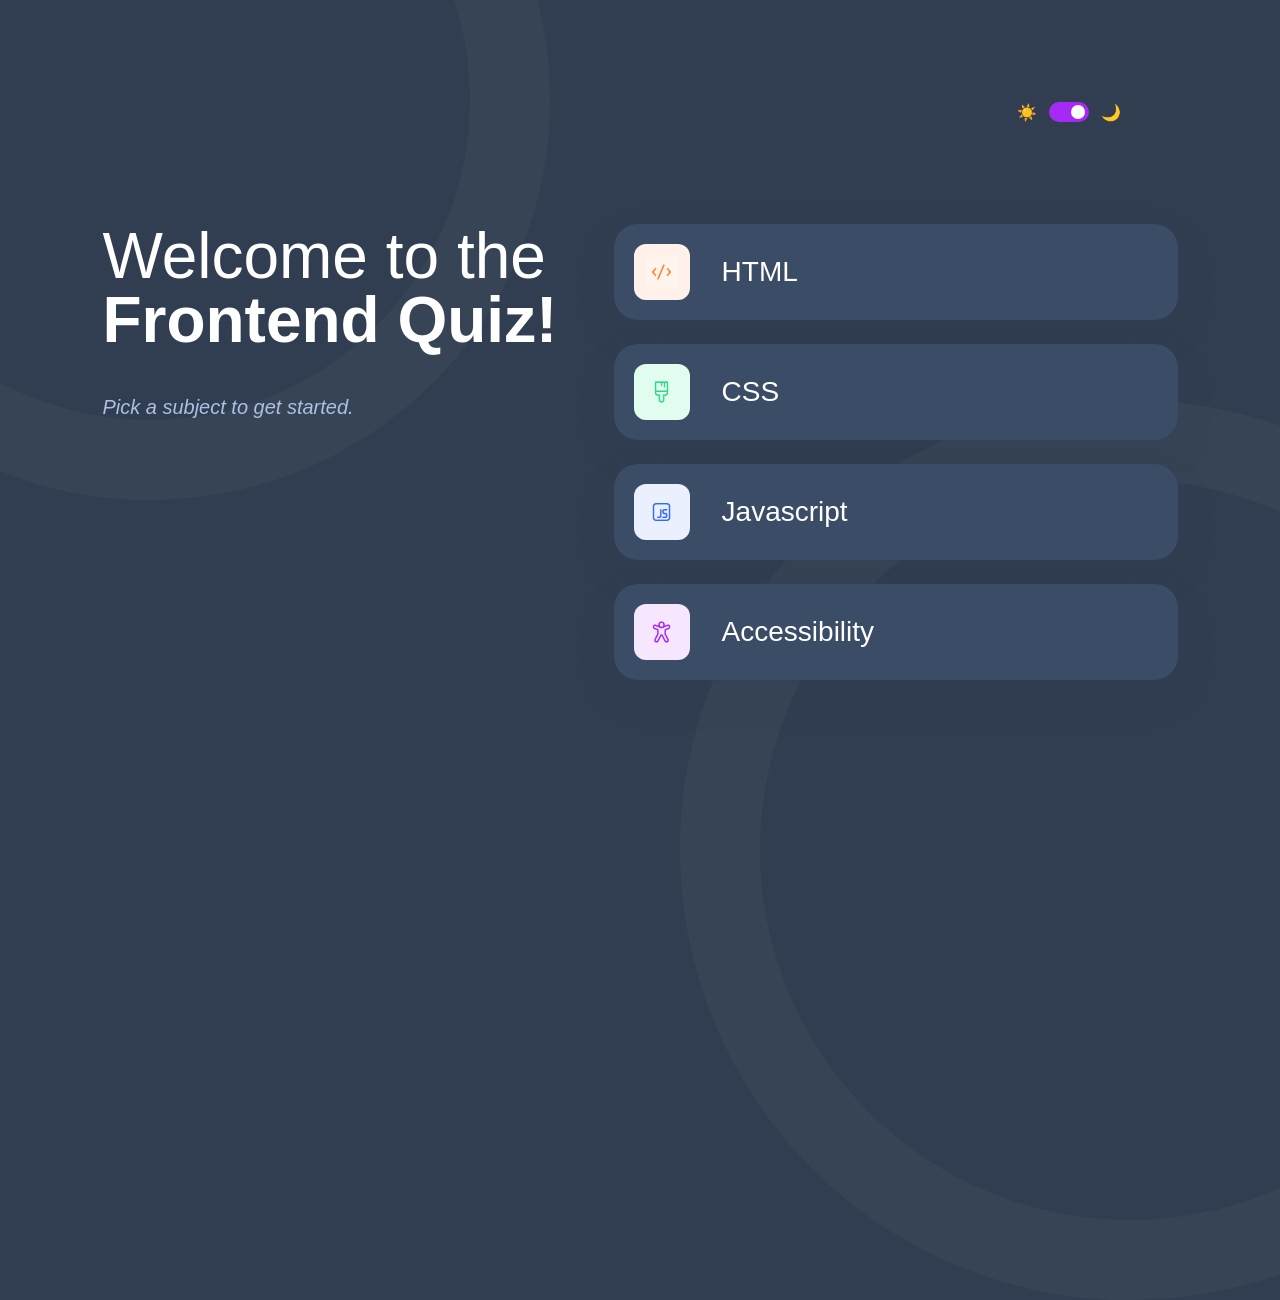
<file: index.html>
<!DOCTYPE html>
<html lang="en">

<head>
    <audio autoplay loop hidden>
        <source src="./music/quiz-music-Game-Music .mp3" type="audio/mpeg">
    </audio>
    <meta charset="UTF-8">
    <meta name="viewport" content="width=device-width, initial-scale=1.0">
    <title>Quiz</title>
    <link rel="stylesheet" href="quiz.css">
</head>

<body>


    <div class="circle circle-top"></div>
    <div class="circle circle-bottom"></div>

    <header class="main-header">
        <div class="subject-info">
            <div class="subject-icon" id="subject-icon"></div>
            <span id="subject-title"></span>
        </div>
        <div class="theme-toggle">
            <span>☀️</span>
            <div class="switch">
                <div class="ball"></div>
            </div>
            <span>🌙</span>
        </div>
    </header>

    <main class="container">
        <div class="hero-text">
            <h1>Welcome to the <br><span class="bold-text">Frontend Quiz!</span></h1>
            <p class="subtitle">Pick a subject to get started.</p>
        </div>

        <div class="menu">

            <a href="./quiz-html-questions.html" class="item">
                <div class="box html">
                    <img src="./assets/asset1.png" alt="HTML Icon">
                </div>
                <span>HTML</span>
            </a>

            <a href="./quiz-css-questions.html" class="item">
                <div class="box css">
                    <img src="./assets/asset2.png" alt="CSS Icon">
                </div>
                <span>CSS</span>
            </a>

            <a href="./quiz-js-questions.html" class="item">
                <div class="box js">
                    <img src="./assets/asset3.png" alt="Javascript Icon">
                </div>
                <span>Javascript</span>
            </a>

            <a href="./quiz-accessibility-question.html" class="item">
                <div class="box access">
                    <img src="./assets/asset4.png" alt="Accessibility Icon">
                </div>
                <span>Accessibility</span>
            </a>

        </div>
    </main>
</body>

</html>
</file>
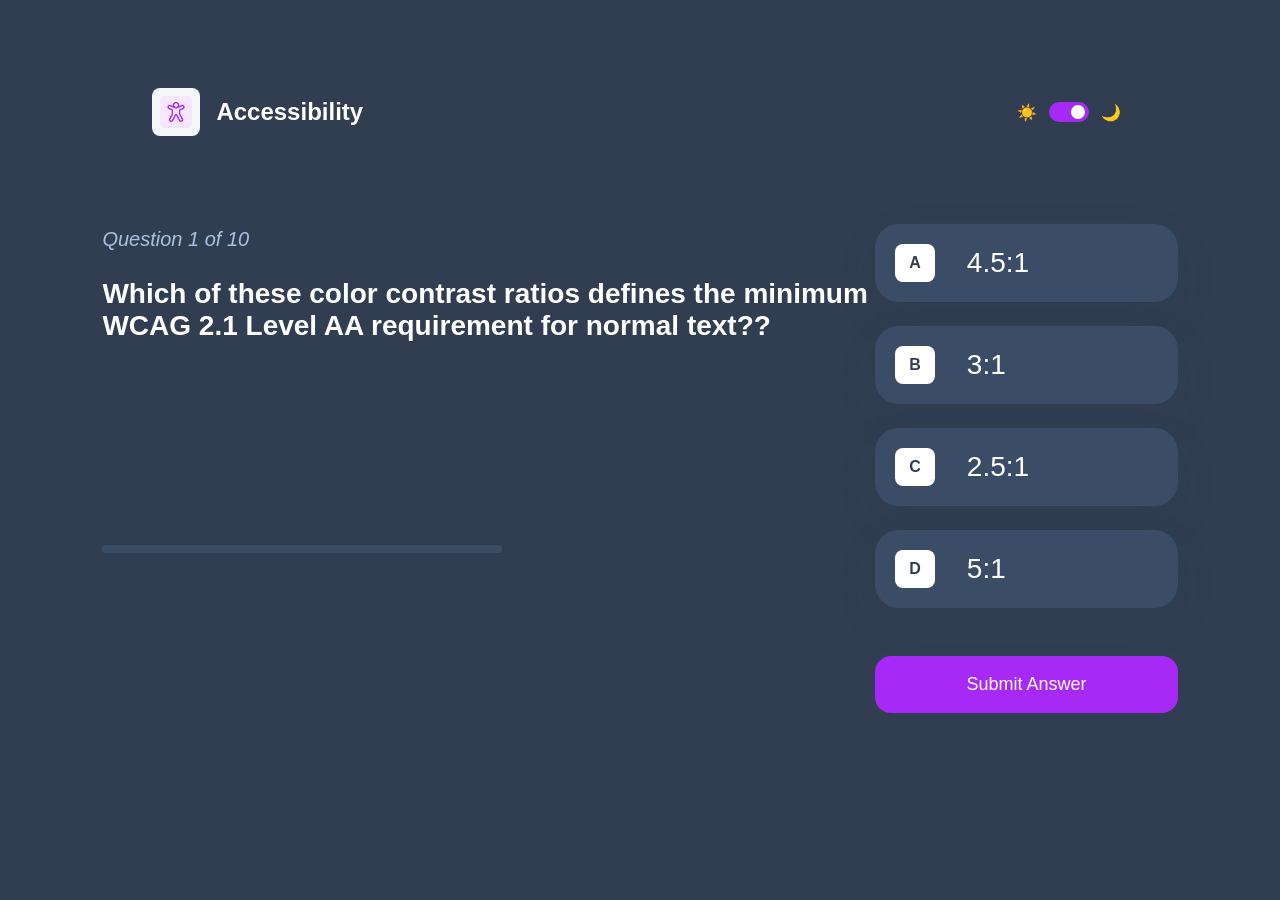
<file: quiz-accessibility-question.html>
<!DOCTYPE html>
<html lang="en">
<head>
    <meta charset="UTF-8">
    <meta name="viewport" content="width=device-width, initial-scale=1.0">
    <title>Accessibility quiz</title>
    <link rel="stylesheet" href="quiz.css">
</head>
<body>
    <header class="main-header">
    <div class="header-left">
        <div class="icon-square">
            <img src="./assets/asset4.png" alt="Accessibility icon">
        </div>
        <span class="category-name">Accessibility</span>
    </div>

    <div class="theme-toggle">
        <span>☀️</span>
        <div class="switch"><div class="ball"></div></div>
        <span>🌙</span>
    </div>
</header>
<main class="container">

    <!-- LEFT SIDE -->
    <div class="hero-text">
        <p>Question <span id="q-number">1</span> of 10</p>

        <h2 class="question"></h2>

        <div class="progress-container">
            <div class="progress"></div>
        </div>
    </div>

    <div class="menu">

        <div class="item">
            <div class="option">A</div>
            <span></span>
            <div class="icon"></div>
        </div>

        <div class="item">
            <div class="option">B</div>
            <span></span>
            <div class="icon"></div>
        </div>

        <div class="item">
            <div class="option">C</div>
            <span></span>
            <div class="icon"></div>
        </div>

        <div class="item">
            <div class="option">D</div>
            <span></span>
            <div class="icon"></div>
        </div>

        <button class="submit-btn">Submit Answer</button>

        <div class="error-message">
          <span class="error-icon"></span>
          <span>Please select an answer</span>
        </div>

        

</main>

<script>
document.addEventListener("DOMContentLoaded", () => {

const allQuestions = {
    accessibility: [
        {
            question: "Which of these color contrast ratios defines the minimum WCAG 2.1 Level AA requirement for normal text??",
            answers: ["4.5:1", "3:1", "2.5:1", "5:1"],
            correct: 0
        },
        {
            question: "Which of the following is NOT a common assistive technology used by people with disabilities?",
            answers: ["Screen readers", "Braille displays", "Voice recognition software", "Virtual reality headsets"],
            correct: 3
        },
        {
            question: "What does ARIA stand for in web accessibility?",
            answers: ["Accessible Rich Internet Applications", "Advanced Responsive Internet Accessibility", "Accessible Responsive Interface Attributes", "Advanced Rich Internet Applications"],
            correct: 0
        },
        {
            question: "Which of the following is an example of a semantic HTML element that can improve accessibility?",
            answers: ["<div>", "<span>", "<header>", "<section>"],
            correct: 2
        },
        {
            question: "What is the purpose of alt text for images in web accessibility?",
            answers: ["To provide a description of the image for screen readers", "To improve SEO", "To display a tooltip when hovering over the image", "To provide a caption for the image"],
            correct: 0
        },
        {
            question: "Which of the following is NOT a common accessibility issue for users with visual impairments?",
            answers: ["Lack of keyboard navigation", "Inadequate color contrast", "Missing alt text for images", "Slow page load times"],
            correct: 3
        },
        {
            question: "What is the purpose of a skip link in web accessibility?",
            answers: ["To allow users to skip to the main content of a page", "To skip loading certain resources on a page", "To skip to the next page in a multi-page form", "To skip to the top of the page"],
            correct: 0
        },
        {
            question: "Which of the following is an example of an assistive technology used by people with hearing impairments?",
            answers: ["Screen readers", "Braille displays", "Captioning software", "Voice recognition software"],
            correct: 2
        },
        {
            question: "What is the purpose of semantic HTML in web accessibility?",
            answers: ["To improve SEO", "To provide structure and meaning to web content for assistive technologies", "To make web pages look more visually appealing", "To reduce page load times"],
            correct: 1
        },
        {
            question: "Which of the following is NOT a common accessibility issue for users with motor impairments?",
            answers: ["Small clickable areas", "Lack of keyboard navigation", "Inadequate color contrast", "Complex forms"],
            correct: 2
         }
    ]
};

const params = new URLSearchParams(window.location.search);
const subject = params.get("subject") || "accessibility";

const questions = allQuestions[subject];


const items = document.querySelectorAll(".item");
const questionText = document.querySelector(".question");
const submitBtn = document.querySelector(".submit-btn");
const progressBar = document.querySelector(".progress");
const qNumber = document.getElementById("q-number");
const errorMessage = document.querySelector(".error-message");

let currentQuestion = 0;
let selectedIndex = null;
let score = 0;

// LOAD QUESTION
function loadQuestion() {
    const q = questions[currentQuestion];

    questionText.textContent = q.question;

    qNumber.textContent = currentQuestion + 1;

    items.forEach((item, index) => {
        item.querySelector("span").textContent = q.answers[index];
    });
}

// SELECT ANSWER
items.forEach((item, index) => {
    item.addEventListener("click", () => {
        selectedIndex = index;

        items.forEach(i => i.classList.remove("selected"));
        item.classList.add("selected");
    });
});

// SUBMIT
submitBtn.addEventListener("click", () => {
    if (selectedIndex === null) {
        errorMessage.classList.add("show");

        setTimeout(() => {
            errorMessage.classList.remove("show");
        }, 2000);

        return;
    }

    errorMessage.classList.remove("show");

    const correctIndex = questions[currentQuestion].correct;
    if (selectedIndex === correctIndex) {
    score++;
    }

    items.forEach((item, index) => {
        if (index === correctIndex) {
            item.classList.add("correct");
        }

        if (index === selectedIndex && index !== correctIndex) {
            item.classList.add("wrong");
        }
    });

    const percent = ((currentQuestion + 1) / questions.length) * 100;
    progressBar.style.width = percent + "%";

    setTimeout(() => {

    const correctIndex = questions[currentQuestion].correct;

    // IF WRONG → GO TO SCORE 
    if (selectedIndex !== correctIndex) {
        window.location.href = `quiz-resultat-page.html?score=${score}&total=${questions.length}&subject=accessibility`;
        return;
    }

    // CORRECT → CONTINUE
    currentQuestion++;
    selectedIndex = null;

    items.forEach(i =>
        i.classList.remove("selected", "correct", "wrong")
    );

    // LAST QUESTION → SCORE
    if (currentQuestion >= questions.length) {
        window.location.href = `quiz-resultat-page.html?score=${score}&total=${questions.length}&subject=accessibility`;
        return;
    }

    loadQuestion();

}, 1200);
});


loadQuestion();
});
</script>

</body>
</html>
</file>
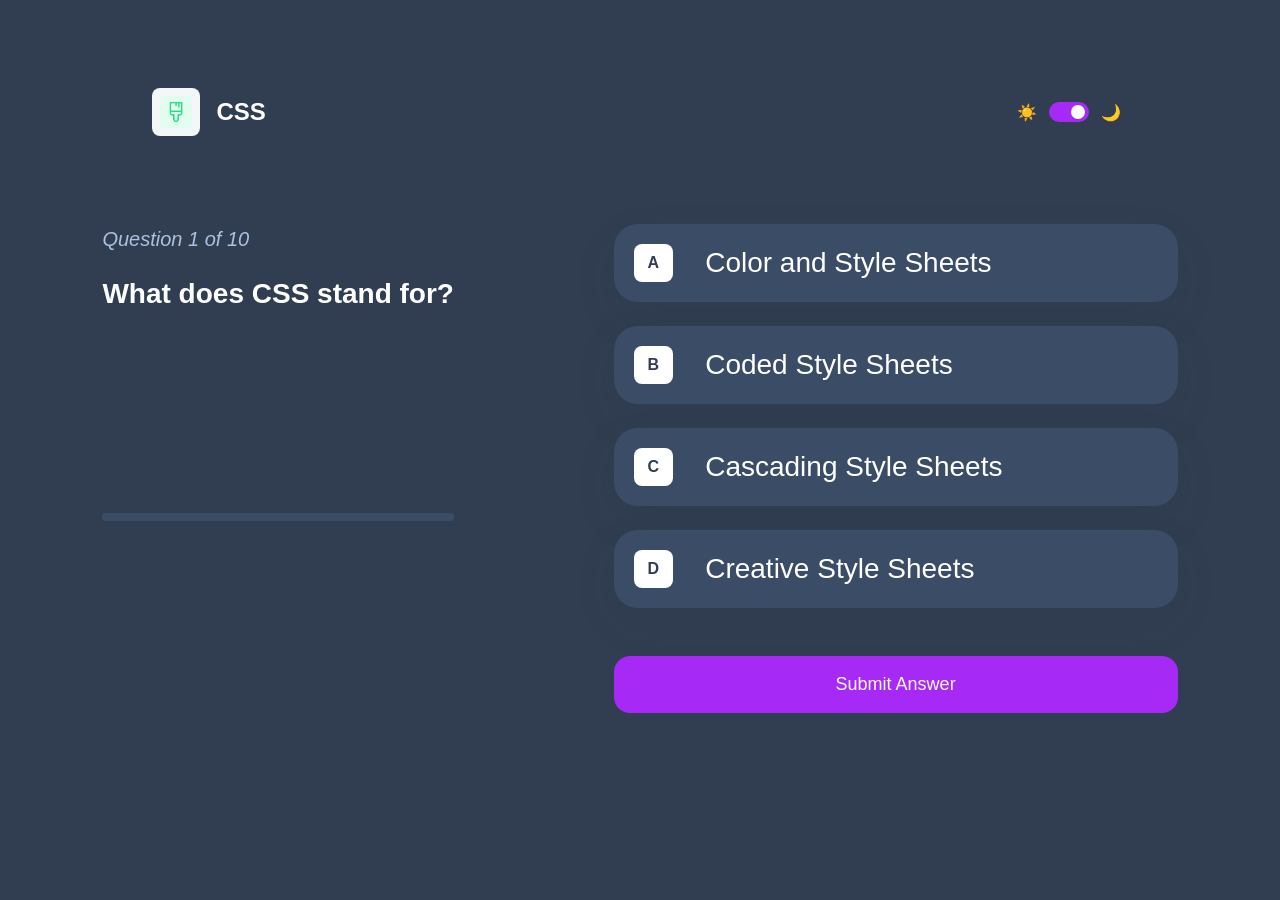
<file: quiz-css-questions.html>
<!DOCTYPE html>
<html lang="en">
<head>
    <meta charset="UTF-8">
    <meta name="viewport" content="width=device-width, initial-scale=1.0">
    <title>CSS quiz</title>
    <link rel="stylesheet" href="quiz.css">
</head>
<body>
    <header class="main-header">
    <div class="header-left">
        <div class="icon-square">
            <img src="./assets/asset2.png" alt="CSS icon">
        </div>
        <span class="category-name">CSS</span>
    </div>

    <div class="theme-toggle">
        <span>☀️</span>
        <div class="switch"><div class="ball"></div></div>
        <span>🌙</span>
    </div>
</header>
<main class="container">

    <div class="hero-text">
        <p>Question <span id="q-number">1</span> of 10</p>

        <h2 class="question"></h2>

        <div class="progress-container">
            <div class="progress"></div>
        </div>
    </div>

    <div class="menu">

        <div class="item">
            <div class="option">A</div>
            <span></span>
            <div class="icon"></div>
        </div>

        <div class="item">
            <div class="option">B</div>
            <span></span>
            <div class="icon"></div>
        </div>

        <div class="item">
            <div class="option">C</div>
            <span></span>
            <div class="icon"></div>
        </div>

        <div class="item">
            <div class="option">D</div>
            <span></span>
            <div class="icon"></div>
        </div>

        <button class="submit-btn">Submit Answer</button>

        <div class="error-message">
          <span class="error-icon"></span>
          <span>Please select an answer</span>
        </div>

        

</main>

<script>
document.addEventListener("DOMContentLoaded", () => {

const allQuestions = {
    css: [
        {
            question: "What does CSS stand for?",
            answers: ["Color and Style Sheets", "Coded Style Sheets", "Cascading Style Sheets", "Creative Style Sheets"],
            correct: 2
        },
        {
            question: "Which property is used to change the background color?",
            answers: ["color", "background-color", "bgcolor", "background"],
            correct: 1
        },
        { 
            question: "How do you select an element with id 'header' in CSS?",
            answers: ["#header", ".header", "header", "*header"],
            correct: 0
        },
        {
            question: "Which property is used to change the font size?",
            answers: ["font-size", "text-size", "size", "font"],
            correct: 0
        },
        {
            question: "How do you make a list that lists its items with squares?",
            answers: ["list-style-type: square;", "list-type: square;", "list: square;", "list-style: square;"],
            correct: 0
        },
        {
            question: "Which property is used to change the text color?",
            answers: ["text-color", "color", "font-color", "text-style"],
            correct: 1
        },
        {
            question: "How do you select all p elements inside a div element?",
            answers: ["div p", "div > p", "div + p", "div.p"],
            correct: 0
        },
        {
            question: "Which property is used to change the spacing between lines of text?",
            answers: ["line-spacing", "line-height", "text-spacing", "spacing"],
            correct: 1
        },
        {
            question: "How do you make a border with rounded corners?",
            answers: ["border-radius", "border-rounded", "border-corner-radius", "border-round"],
            correct: 0
        },
        {
            question: "Which property is used to change the width of an element?",
            answers: ["width", "element-width", "size", "length"],
            correct: 0
        }
    ],
};

// SUBJECT URL
const params = new URLSearchParams(window.location.search);
const subject = params.get("subject") || "css";

const questions = allQuestions[subject];

// ELEMENTS
const items = document.querySelectorAll(".item");
const questionText = document.querySelector(".question");
const submitBtn = document.querySelector(".submit-btn");
const progressBar = document.querySelector(".progress");
const qNumber = document.getElementById("q-number");
const errorMessage = document.querySelector(".error-message");


let currentQuestion = 0;
let selectedIndex = null;
let score = 0;

// LOAD QUESTION
function loadQuestion() {
    const q = questions[currentQuestion];

    questionText.textContent = q.question;

    qNumber.textContent = currentQuestion + 1;

    items.forEach((item, index) => {
        item.querySelector("span").textContent = q.answers[index];
    });
}


items.forEach((item, index) => {
    item.addEventListener("click", () => {
        selectedIndex = index;

        items.forEach(i => i.classList.remove("selected"));
        item.classList.add("selected");
    });
});

// SUBMIT
submitBtn.addEventListener("click", () => {
    if (selectedIndex === null) {
        errorMessage.classList.add("show");

        setTimeout(() => {
            errorMessage.classList.remove("show");
        }, 2000);

        return;
    }

    errorMessage.classList.remove("show");

    const correctIndex = questions[currentQuestion].correct;

    // WRONG → END QUIZ 
    if (selectedIndex !== correctIndex) {

    // show correct answer 
    items.forEach((item, index) => {
        if (index === correctIndex) {
            item.classList.add("correct");
        }

        if (index === selectedIndex) {
            item.classList.add("wrong");
        }
    });

    // wait for user to see result
    setTimeout(() => {
        window.location.href = `quiz-resultat-page.html?score=${score}&total=${questions.length}&subject=css`;
    }, 1200);

    return;
}

    // RIGHT → increase score
    score++;

    items.forEach((item, index) => {
        if (index === correctIndex) {
            item.classList.add("correct");
        }
    });

    const percent = ((currentQuestion + 1) / questions.length) * 100;
    progressBar.style.width = percent + "%";

    setTimeout(() => {
        currentQuestion++;
        selectedIndex = null;

        items.forEach(i =>
            i.classList.remove("selected", "correct", "wrong")
        );

        if (currentQuestion >= questions.length) {
            window.location.href = `quiz-resultat-page.html?score=${score}&total=${questions.length}&subject=css`;
            return;
        }

        loadQuestion();
    }, 1200);
});


loadQuestion();
});
</script>


</body>
</html>
</file>
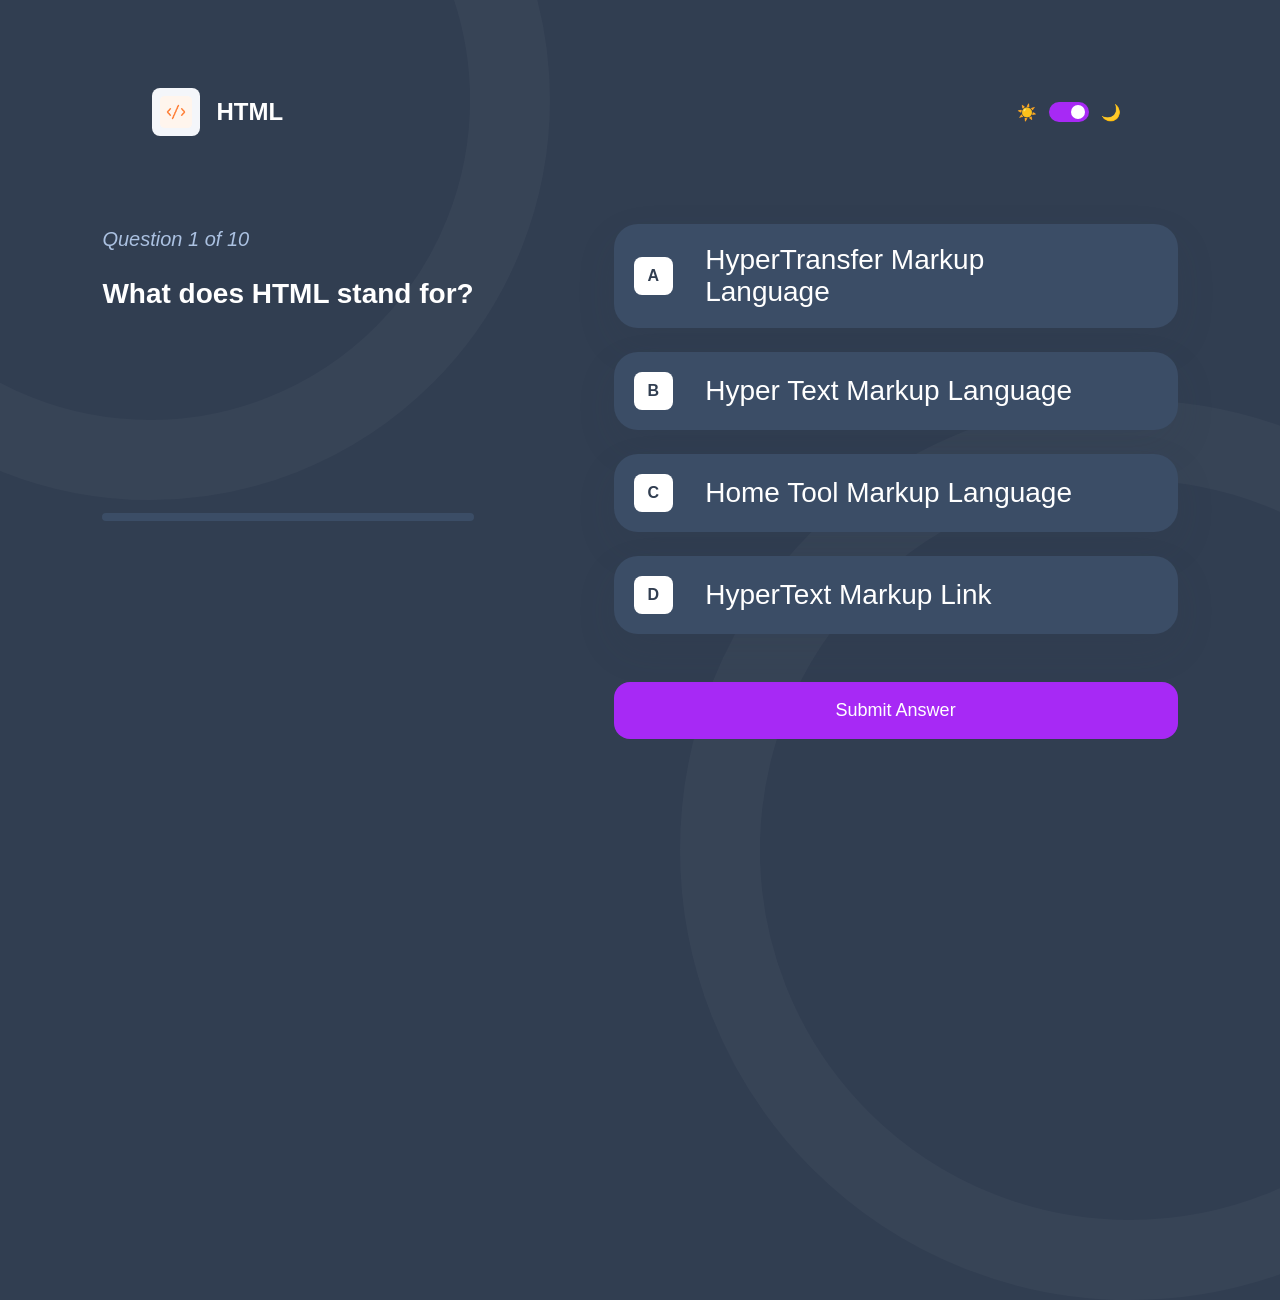
<file: quiz-html-questions.html>
<!DOCTYPE html>
<html lang="en">
<head>
<meta charset="UTF-8">
<meta name="viewport" content="width=device-width, initial-scale=1.0">
<title>HTML quiz</title>
<link rel="stylesheet" href="quiz.css">
</head>

<body>

<div class="circle circle-top"></div>
<div class="circle circle-bottom"></div>

<header class="main-header">
    <div class="header-left">
        <div class="icon-square">
            <img src="./assets/asset1.png" alt="Html icon">
        </div>
        <span class="category-name">HTML</span>
    </div>

    <div class="theme-toggle">
        <span>☀️</span>
        <div class="switch"><div class="ball"></div></div>
        <span>🌙</span>
    </div>
</header>
<main class="container">

    
    <div class="hero-text">
        <p>Question <span id="q-number">1</span> of 10</p>

        <h2 class="question"></h2>

        <div class="progress-container">
            <div class="progress"></div>
        </div>
    </div>

    
    <div class="menu">

        <div class="item">
            <div class="option">A</div>
            <span></span>
            <div class="icon"></div>
        </div>

        <div class="item">
            <div class="option">B</div>
            <span></span>
            <div class="icon"></div>
        </div>

        <div class="item">
            <div class="option">C</div>
            <span></span>
            <div class="icon"></div>
        </div>

        <div class="item">
            <div class="option">D</div>
            <span></span>
            <div class="icon"></div>
        </div>

        <button class="submit-btn">Submit Answer</button>

        <div class="error-message">
          <span class="error-icon"></span>
          <span>Please select an answer</span>
        </div>

        

</main>

<script>
    
document.addEventListener("DOMContentLoaded", () => {

const allQuestions = {
    html: [
        {
        question: "What does HTML stand for?",
        answers: ["HyperTransfer Markup Language", "Hyper Text Markup Language", "Home Tool Markup Language", "HyperText Markup Link"],
        correct: 1
        },
        {
        question: "Which tag creates a link?",
        answers: ["<a>", "<link>", "<href>", "<url>"],
        correct: 0
        },
       {
        question: "Which tag is used for images?",
        answers: ["<img>", "<image>", "<pic>", "<src>"],
        correct: 0
       },
       {
        question: "What does the <head> tag contain?",
        answers: ["The main content of the page", "Metadata and links to resources", "Footer information", "Navigation links"],
        correct: 1
       },
       {
        question: "Which tag is used for a line break?",
        answers: ["<break>", "<lb>", "<br>", "<newline>"],
        correct: 2
        },
        {
        question: "What is the correct way to create a comment in HTML?",
        answers: ["<!-- This is a comment -->", "// This is a comment", "/* This is a comment */", "# This is a comment"],
        correct: 0
        },
        {
        question: "Which tag is used to create a table?",
        answers: ["<table>", "<tab>", "<tbl>", "<t>"],
        correct: 0
        },
        {
        question: "What does the <div> tag do?",
        answers: ["Defines a division or section", "Creates a hyperlink", "Inserts an image", "Defines a list"],
        correct: 0
        },
        {
        question: "Which attribute specifies an alternate text for an image?",
        answers: ["alt", "src", "title", "href"],
        correct: 0
        },
        {
        question: "What is the correct way to link an external CSS file?",
        answers: ["<link rel='stylesheet' href='styles.css'>", "<style src='styles.css'></style>", "<css link='styles.css'>", "<stylesheet href='styles.css'>"],
        correct: 0
        }
    ],
};

//SUBJECT FROM URL
const params = new URLSearchParams(window.location.search);
const subject = params.get("subject") || "html";

const questions = allQuestions[subject];


const items = document.querySelectorAll(".item");
const questionText = document.querySelector(".question");
const submitBtn = document.querySelector(".submit-btn");
const progressBar = document.querySelector(".progress");
const qNumber = document.getElementById("q-number");
const errorMessage = document.querySelector(".error-message");


let currentQuestion = 0;
let selectedIndex = null;
let score = 0;


function loadQuestion() {
    const q = questions[currentQuestion];

    questionText.textContent = q.question;

    qNumber.textContent = currentQuestion + 1;

    items.forEach((item, index) => {
        item.querySelector("span").textContent = q.answers[index];
    });
}

// SELECT ANSWER
items.forEach((item, index) => {
    item.addEventListener("click", () => {
        selectedIndex = index;

        items.forEach(i => i.classList.remove("selected"));
        item.classList.add("selected");
    });
});

// SUBMIT
submitBtn.addEventListener("click", () => {
    if (selectedIndex === null) {
        errorMessage.classList.add("show");

        setTimeout(() => {
            errorMessage.classList.remove("show");
        }, 2000);

        return;
    }

    errorMessage.classList.remove("show");

    const correctIndex = questions[currentQuestion].correct;

    if (selectedIndex !== correctIndex) {

    // show correct answer
    items.forEach((item, index) => {
        if (index === correctIndex) {
            item.classList.add("correct");
        }

        if (index === selectedIndex) {
            item.classList.add("wrong");
        }
    });

    // wait for user to see feedback feedback
    setTimeout(() => {
        window.location.href = `quiz-resultat-page.html?score=${score}&total=${questions.length}&subject=html`;
    }, 1200);

    return;
}

    //  CORRECT ANSWER
    score++;

    items.forEach((item, index) => {
        if (index === correctIndex) {
            item.classList.add("correct");
        }
    });

    const percent = ((currentQuestion + 1) / questions.length) * 100;
    progressBar.style.width = percent + "%";

    setTimeout(() => {
        currentQuestion++;
        selectedIndex = null;

        items.forEach(i =>
            i.classList.remove("selected", "correct", "wrong")
        );

        if (currentQuestion >= questions.length) {
            window.location.href = `quiz-resultat-page.html?score=${score}&total=${questions.length}&subject=html`;
            return;
        }

        loadQuestion();
    }, 1200);
});

// INIT
loadQuestion();
});
</script>


</body>
</html>
</file>
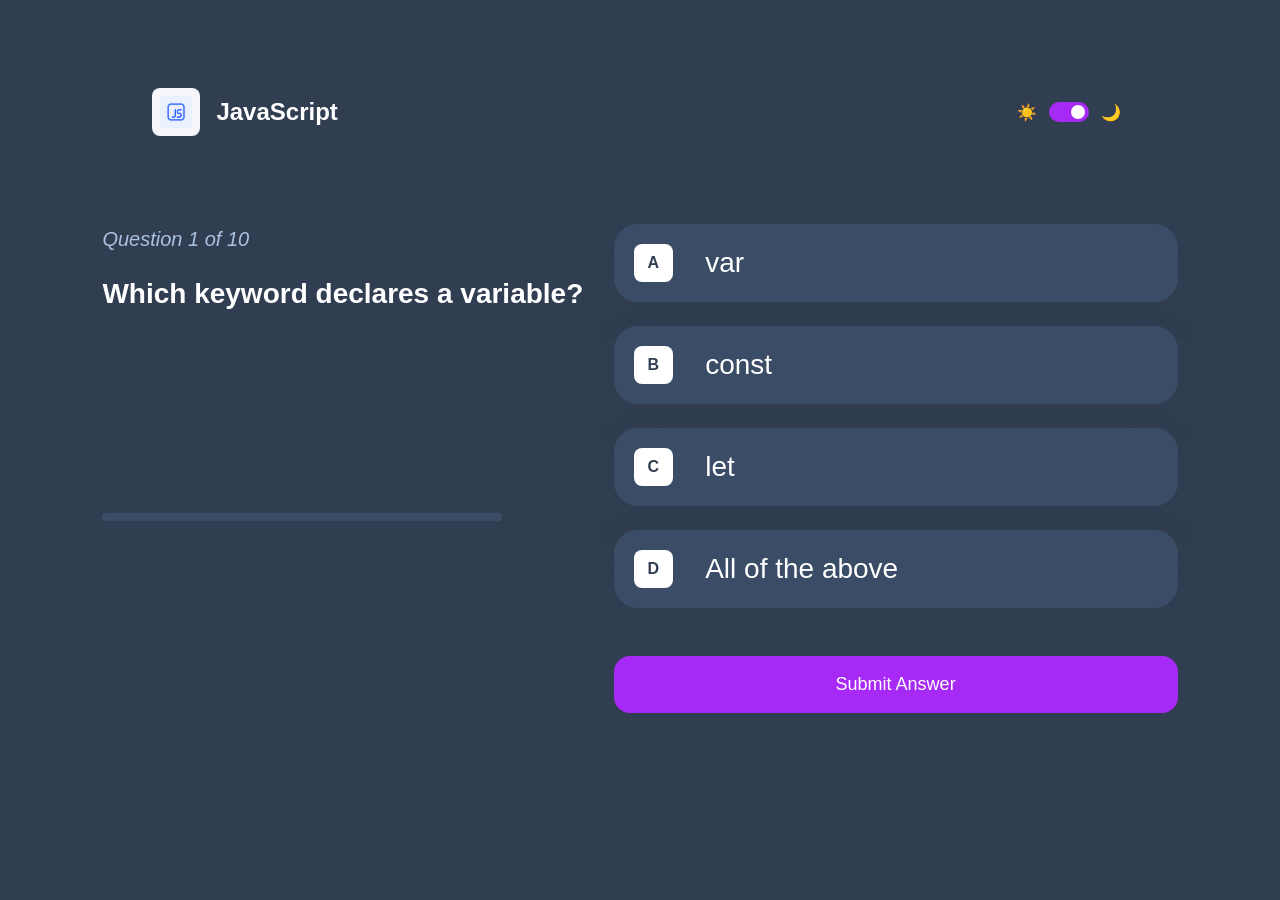
<file: quiz-js-questions.html>
<!DOCTYPE html>
<html lang="en">
<head>
    <meta charset="UTF-8">
    <meta name="viewport" content="width=device-width, initial-scale=1.0">
    <title>JS quiz</title>
    <link rel="stylesheet" href="quiz.css">
</head>
<body>
    <header class="main-header">
    <div class="header-left">
        <div class="icon-square">
            <img src="./assets/asset3.png" alt="JavaScript icon">
        </div>
        <span class="category-name">JavaScript</span>
    </div>

    <div class="theme-toggle">
        <span>☀️</span>
        <div class="switch"><div class="ball"></div></div>
        <span>🌙</span>
    </div>
</header>
<main class="container">

    <!-- LEFT SIDE -->
    <div class="hero-text">
        <p>Question <span id="q-number">1</span> of 10</p>

        <h2 class="question"></h2>

        <div class="progress-container">
            <div class="progress"></div>
        </div>
    </div>

   
    <div class="menu">

        <div class="item">
            <div class="option">A</div>
            <span></span>
            <div class="icon"></div>
        </div>

        <div class="item">
            <div class="option">B</div>
            <span></span>
            <div class="icon"></div>
        </div>

        <div class="item">
            <div class="option">C</div>
            <span></span>
            <div class="icon"></div>
        </div>

        <div class="item">
            <div class="option">D</div>
            <span></span>
            <div class="icon"></div>
        </div>

        <button class="submit-btn">Submit Answer</button>

        <div class="error-message">
          <span class="error-icon"></span>
          <span>Please select an answer</span>
        </div>

        

</main>

<script>
document.addEventListener("DOMContentLoaded", () => {

const allQuestions = {
    javascript: [
        {
            question: "Which keyword declares a variable?",
            answers: ["var", "const", "let", "All of the above"],
            correct: 3
        },
        {
            question: "Which method is used to log to the console?",
            answers: ["console.log()", "log.console()", "print()", "console.print()"],
            correct: 0
        },
        {
            question: "How do you create a function in JavaScript?",
            answers: ["function myFunction() {}", "def myFunction() {}", "create myFunction() {}", "function:myFunction() {}"],
            correct: 0
        },
        {
            question: "Which operator is used for strict equality?",
            answers: ["==", "!=", "===", "!=="],
            correct: 2
        },
        {
            question: "How do you write an if statement in JavaScript?",
            answers: ["if (condition) {}", "if condition then {}", "if condition {}", "if (condition) then {}"],
            correct: 0
        },
        {
            question: "Which method is used to add an element to the end of an array?",
            answers: ["push()", "pop()", "shift()", "unshift()"],
            correct: 0
        },
        {
            question: "How do you create a new object in JavaScript?",
            answers: ["var obj = {}", "var obj = new Object()", "var obj = Object.create()", "All of the above"],
            correct: 3
        },
        {
            question: "Which keyword is used to define a constant variable?",
            answers: ["const", "constant", "let", "var"],
            correct: 0
        },
        {
            question: "How do you write a comment in JavaScript?",
            answers: ["// This is a comment", "<!-- This is a comment -->", "# This is a comment", "/* This is a comment */"],
            correct: 0
        },
        {
            question: "Which method is used to parse a JSON string into an object?",
            answers: ["JSON.parse()", "JSON.stringify()", "JSON.toObject()", "JSON.fromString()"],
            correct: 0
        }
    ],
};


const params = new URLSearchParams(window.location.search);
const subject = params.get("subject") || "javascript";

const questions = allQuestions[subject];


const items = document.querySelectorAll(".item");
const questionText = document.querySelector(".question");
const submitBtn = document.querySelector(".submit-btn");
const progressBar = document.querySelector(".progress");
const qNumber = document.getElementById("q-number");
const errorMessage = document.querySelector(".error-message");


let currentQuestion = 0;
let selectedIndex = null;
let score = 0;

// LOAD QUESTION
function loadQuestion() {
    const q = questions[currentQuestion];

    questionText.textContent = q.question;

    qNumber.textContent = currentQuestion + 1;

    items.forEach((item, index) => {
        item.querySelector("span").textContent = q.answers[index];
    });
}


items.forEach((item, index) => {
    item.addEventListener("click", () => {
        selectedIndex = index;

        items.forEach(i => i.classList.remove("selected"));
        item.classList.add("selected");
    });
});


submitBtn.addEventListener("click", () => {
    if (selectedIndex === null) {
        errorMessage.classList.add("show");

        setTimeout(() => {
            errorMessage.classList.remove("show");
        }, 2000);

        return;
    }

    errorMessage.classList.remove("show");

    const correctIndex = questions[currentQuestion].correct;

    if (selectedIndex !== correctIndex) {

    // show correct answer (green)
    items.forEach((item, index) => {
        if (index === correctIndex) {
            item.classList.add("correct");
        }

        if (index === selectedIndex) {
            item.classList.add("wrong");
        }
    });

    // delay redirect so user sees feedback
    setTimeout(() => {
        window.location.href = `quiz-resultat-page.html?score=${score}&total=${questions.length}&subject=javascript`;
    }, 1200);

    return;
}


    score++;

    items.forEach((item, index) => {
        if (index === correctIndex) {
            item.classList.add("correct");
        }
    });

    const percent = ((currentQuestion + 1) / questions.length) * 100;
    progressBar.style.width = percent + "%";

    setTimeout(() => {
        currentQuestion++;
        selectedIndex = null;

        items.forEach(i =>
            i.classList.remove("selected", "correct", "wrong")
        );

        if (currentQuestion >= questions.length) {
            window.location.href = `quiz-resultat-page.html?score=${score}&total=${questions.length}&subject=javascript`;
            return;
        }

        loadQuestion();
    }, 1200);
});


loadQuestion();
});
</script>

</body>
</html>
</file>
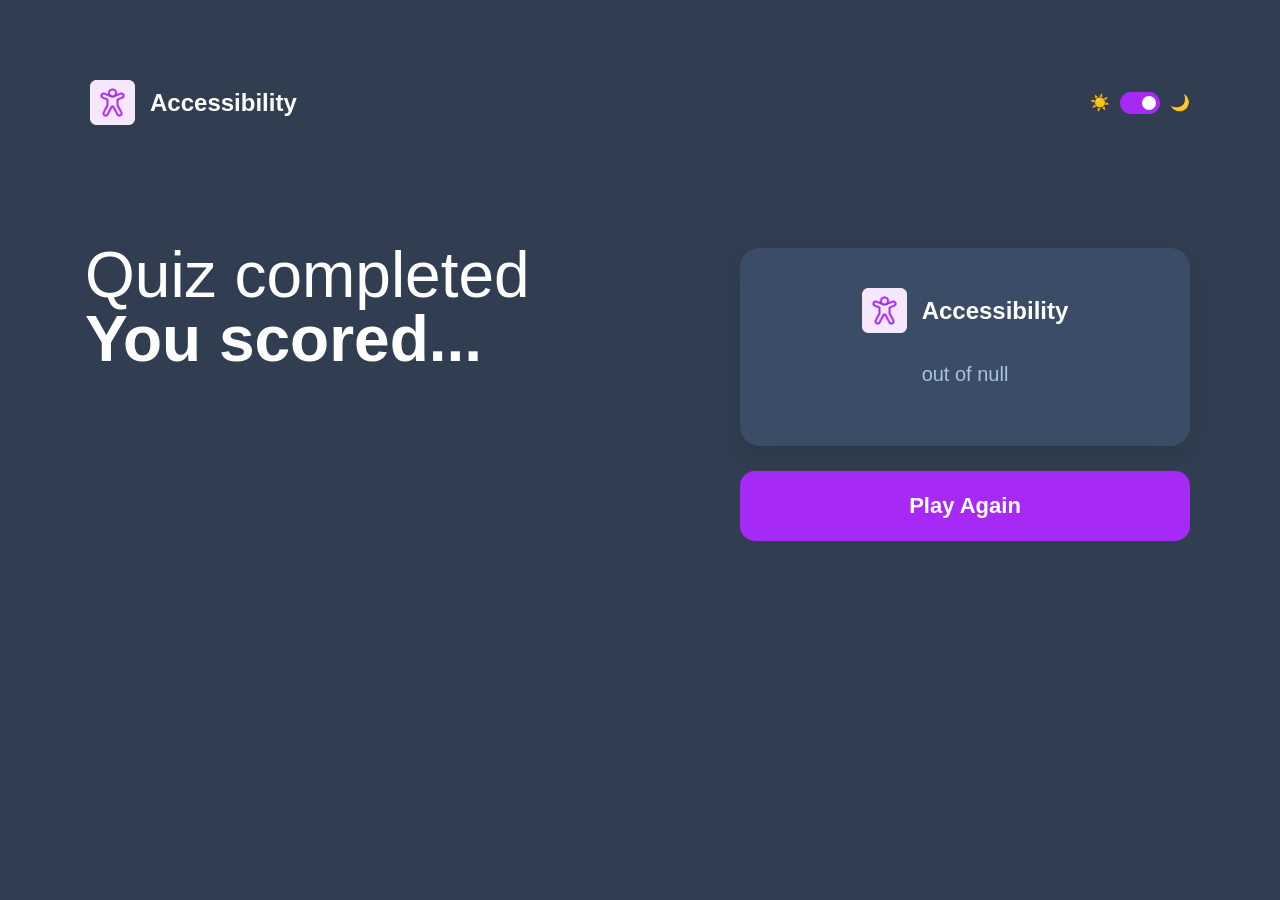
<file: quiz-resultat-page.html>
<!DOCTYPE html>
<html lang="en">
<head>
    <audio autoplay  hidden>
        <source src="./music/quiz-music-Celebration.mp3" type="audio/mpeg">
    </audio>
    <meta charset="UTF-8">
    <meta name="viewport" content="width=device-width, initial-scale=1.0">
    <title>Quiz page</title>
    <link rel="stylesheet" href="./quizresultat.css">
</head>
<body>
    <header class="header">
        <div class="category">
            <div class="icon-square">
                <img src="./assets/asset4.png" alt="accessibility icon">
            </div>
            Accessibility
        </div>
        <div class="theme-toggle">
            <span>☀️</span>
            <div class="toggle-track">
                <div class="toggle-ball"></div>
            </div>
            <span>🌙</span>
        </div>
    </header>

    <main class="main-content">
        <div class="text-section">
            <h1>Quiz completed <br> <span> You scored...</span></h1>
        </div>

        <div class="right-section">
            <div class="score-card">
                <div class="category">
                    <div class="icon-square">
                        <img src="./assets/asset4.png" alt="accessibility icon">
                    </div>
                    Accessibility
                </div>
                <p class="big-number">8</p>
                <p class="out-of">out of 10</p>
            </div>
            
            <button class="btn-play" onclick="playAgain()">Play Again</button>
        </div>
    </main>

    <script>
const params = new URLSearchParams(window.location.search);

const score = params.get("score");
const total = params.get("total");

// DISPLAY SCORE
document.querySelector(".big-number").textContent = score;
document.querySelector(".out-of").textContent = `out of ${total}`;

function playAgain() {
    window.location.href = "index.html";
}
</script>
</body>
</html>
</file>
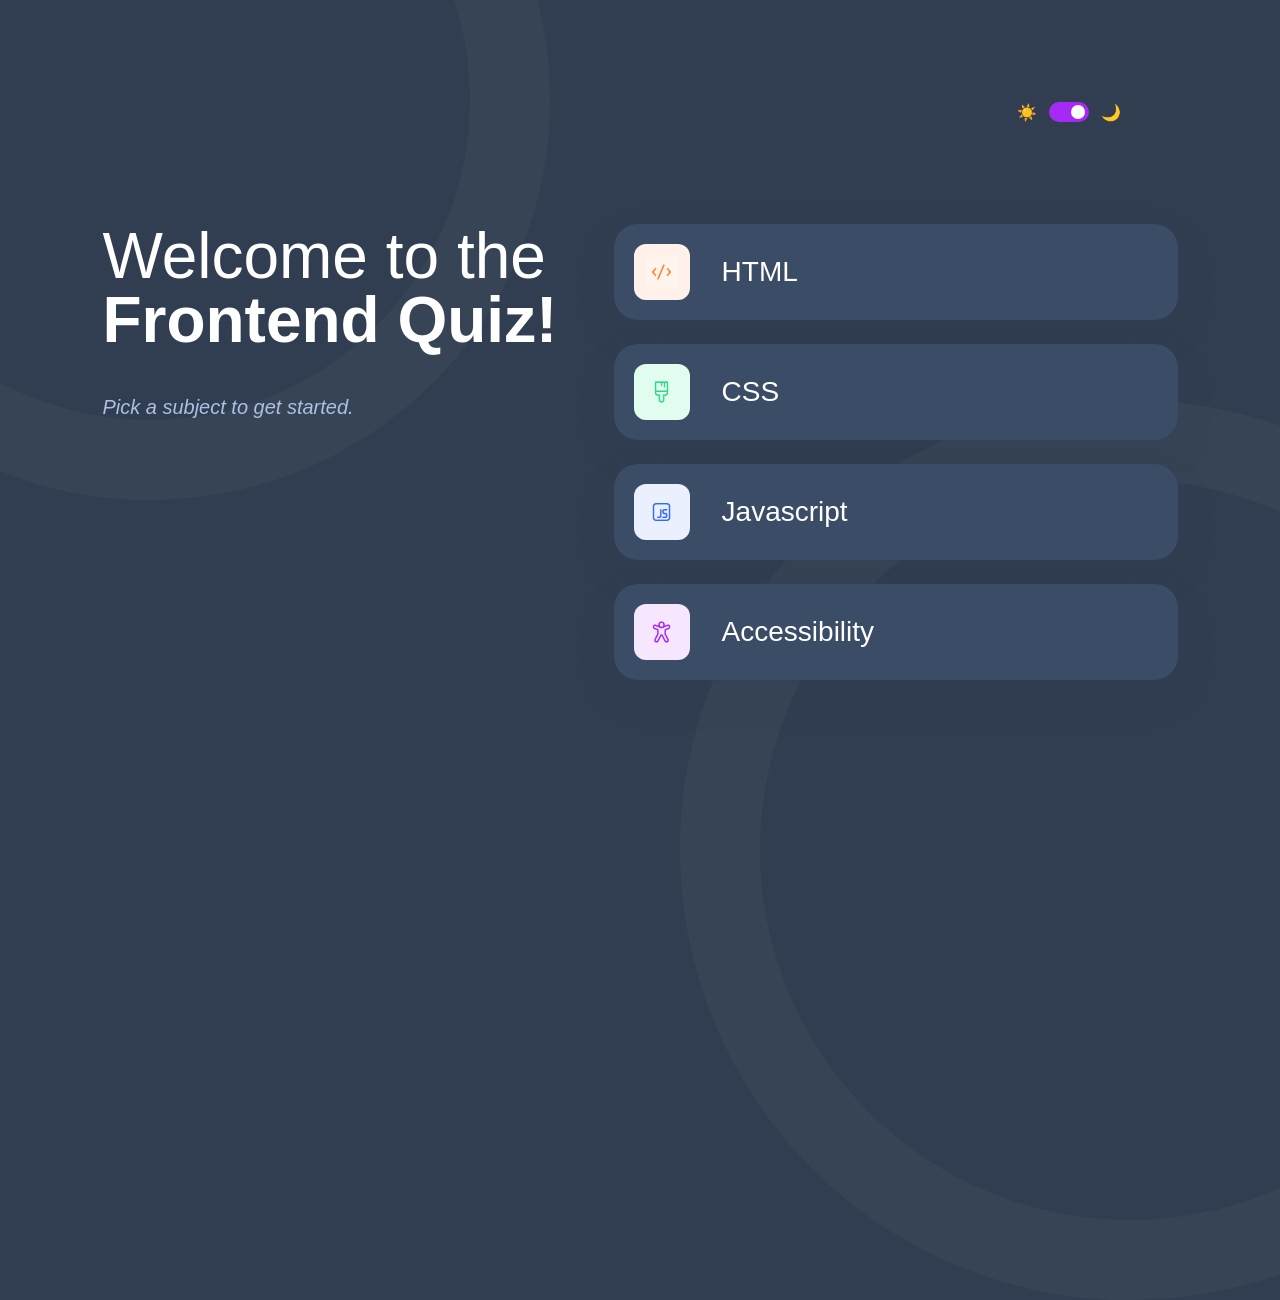
<file: quiz.html>
<!DOCTYPE html>
<html lang="en">
<head>
    <meta charset="UTF-8">
    <meta name="viewport" content="width=device-width, initial-scale=1.0">
    <title>Quiz</title>
    <link rel="stylesheet" href="quiz.css">
</head>
<body>  
    <!-- first section of the quiz app -->

    <div class="circle circle-top"></div>
    <div class="circle circle-bottom"></div>

    <header class="main-header">
        <div class="subject-info">
          <div class="subject-icon" id="subject-icon"></div>
           <span id="subject-title"></span>
        </div>
        <div class="theme-toggle">
            <span>☀️</span>
            <div class="switch"><div class="ball"></div></div>
            <span>🌙</span>
        </div>
    </header>

    <main class="container">
        <div class="hero-text">
    <h1>Welcome to the <br><span class="bold-text">Frontend Quiz!</span></h1>
    <p class="subtitle">Pick a subject to get started.</p>
</div>

        <div class="menu">

            <a href="quiz.html?subject=html" class="item">
              <div class="box html">
               <img src="./assets/asset1.png" alt="HTML Icon">
              </div>
                <span>HTML</span>
            </a>

            <a href="quiz.html?subject=css" class="item">
                <div class="box css">
                    <img src="./assets/asset2.png" alt="CSS Icon">
                </div>
                <span>CSS</span>
            </a>

            <a href="quiz.html?subject=javascript" class="item">
                <div class="box js">
                    <img src="./assets/asset3.png" alt="Javascript Icon">
                </div>
                <span>Javascript</span>
            </a>

            <a href="quiz.html?subject=accessibility" class="item">
                <div class="box access">
                    <img src="./assets/asset4.png" alt="Accessibility Icon">
                </div>
                <span>Accessibility</span>
            </a>

        </div>
    </main>
</body>
</html>
</file>
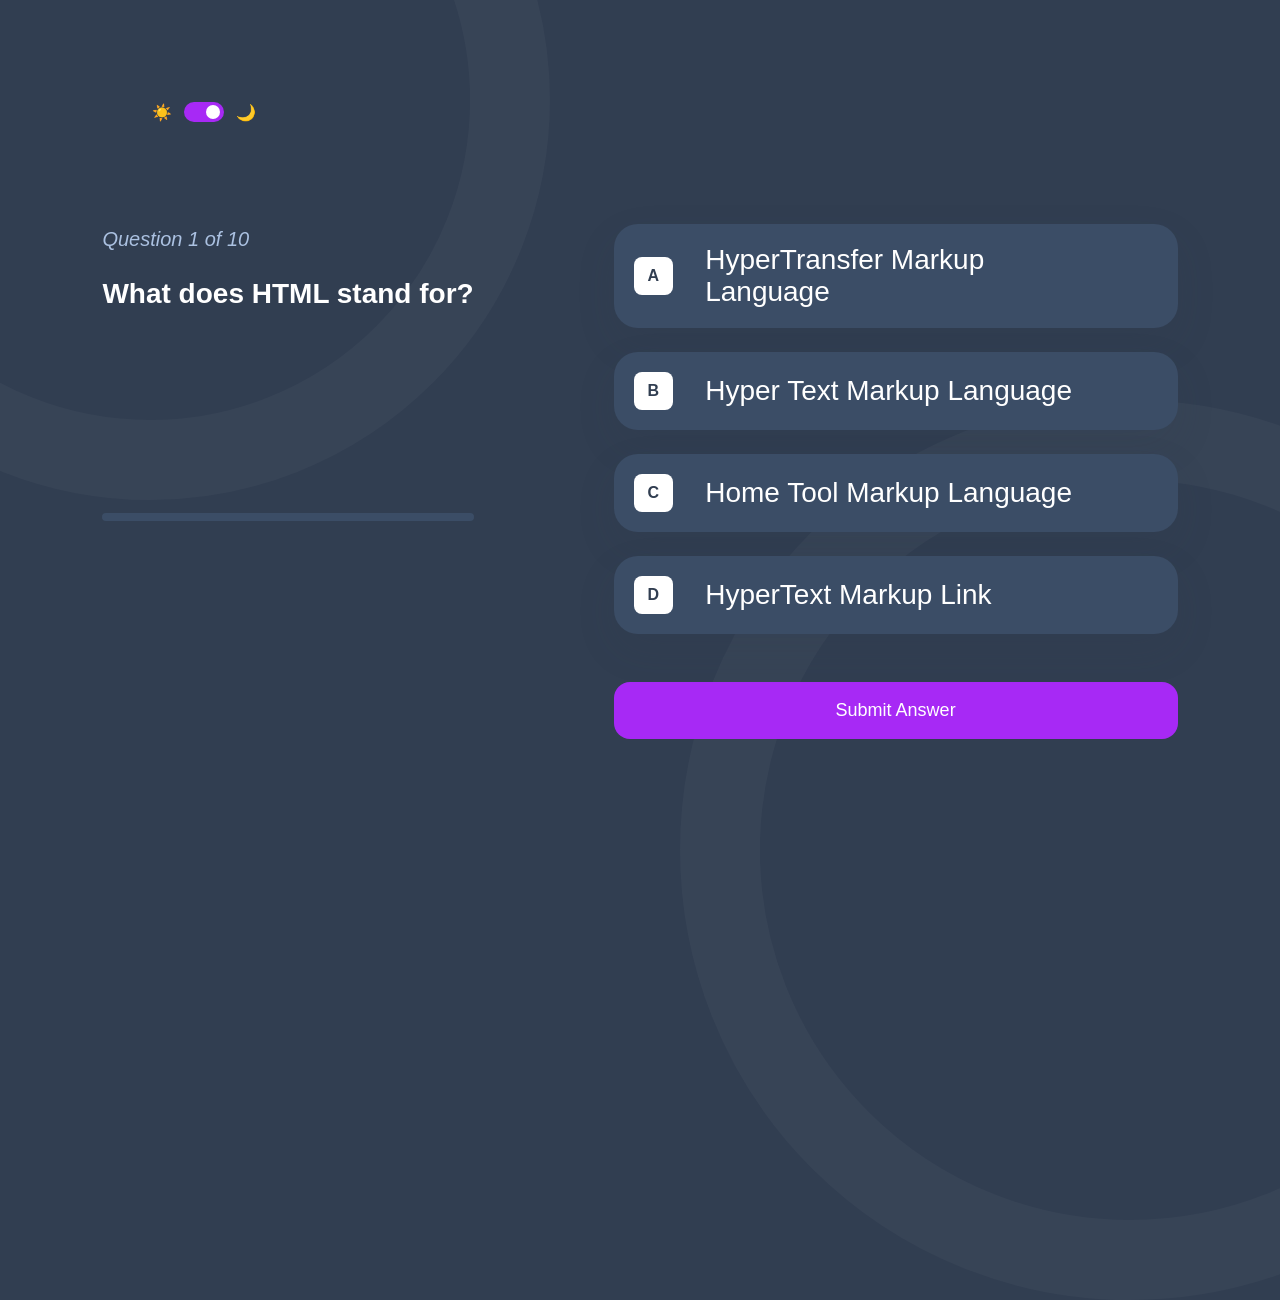
<file: quiz2.html>
<!DOCTYPE html>
<html lang="en">
<head>
<meta charset="UTF-8">
<meta name="viewport" content="width=device-width, initial-scale=1.0">
<title>Quiz Page</title>
<link rel="stylesheet" href="quiz.css">
</head>

<body>

<div class="circle circle-top"></div>
<div class="circle circle-bottom"></div>

<header class="main-header">
    <div class="theme-toggle">
        <span>☀️</span>
        <div class="switch"><div class="ball"></div></div>
        <span>🌙</span>
    </div>
</header>

<main class="container">

    <!-- LEFT SIDE -->
    <div class="hero-text">
        <p>Question <span id="q-number">1</span> of 10</p>

        <h2 class="question"></h2>

        <div class="progress-container">
            <div class="progress"></div>
        </div>
    </div>

    <!-- RIGHT SIDE -->
    <div class="menu">

        <div class="item">
            <div class="option">A</div>
            <span></span>
            <div class="icon"></div>
        </div>

        <div class="item">
            <div class="option">B</div>
            <span></span>
            <div class="icon"></div>
        </div>

        <div class="item">
            <div class="option">C</div>
            <span></span>
            <div class="icon"></div>
        </div>

        <div class="item">
            <div class="option">D</div>
            <span></span>
            <div class="icon"></div>
        </div>

        <button class="submit-btn">Submit Answer</button>

        <div class="error-message">
          <span class="error-icon"></span>
          <span>Please select an answer</span>
        </div>

        

</main>

<script>
document.addEventListener("DOMContentLoaded", () => {

const allQuestions = {
    html: [
        {
        question: "What does HTML stand for?",
        answers: ["HyperTransfer Markup Language", "Hyper Text Markup Language", "Home Tool Markup Language", "HyperText Markup Link"],
        correct: 1
        },
        {
        question: "Which tag creates a link?",
        answers: ["<a>", "<link>", "<href>", "<url>"],
        correct: 0
        },
       {
        question: "Which tag is used for images?",
        answers: ["<img>", "<image>", "<pic>", "<src>"],
        correct: 0
       },
       {
        question: "What does the <head> tag contain?",
        answers: ["The main content of the page", "Metadata and links to resources", "Footer information", "Navigation links"],
        correct: 1
       },
       {
        question: "Which tag is used for a line break?",
        answers: ["<break>", "<lb>", "<br>", "<newline>"],
        correct: 2
        },
        {
        question: "What is the correct way to create a comment in HTML?",
        answers: ["<!-- This is a comment -->", "// This is a comment", "/* This is a comment */", "# This is a comment"],
        correct: 0
        },
        {
        question: "Which tag is used to create a table?",
        answers: ["<table>", "<tab>", "<tbl>", "<t>"],
        correct: 0
        },
        {
        question: "What does the <div> tag do?",
        answers: ["Defines a division or section", "Creates a hyperlink", "Inserts an image", "Defines a list"],
        correct: 0
        },
        {
        question: "Which attribute specifies an alternate text for an image?",
        answers: ["alt", "src", "title", "href"],
        correct: 0
        },
        {
        question: "What is the correct way to link an external CSS file?",
        answers: ["<link rel='stylesheet' href='styles.css'>", "<style src='styles.css'></style>", "<css link='styles.css'>", "<stylesheet href='styles.css'>"],
        correct: 0
        }
    ],
    css: [
        {
            question: "What does CSS stand for?",
            answers: ["Color and Style Sheets", "Coded Style Sheets", "Cascading Style Sheets", "Creative Style Sheets"],
            correct: 2
        },
        {
            question: "Which property is used to change the background color?",
            answers: ["color", "background-color", "bgcolor", "background"],
            correct: 1
        },
        { 
            question: "How do you select an element with id 'header' in CSS?",
            answers: ["#header", ".header", "header", "*header"],
            correct: 0
        },
        {
            question: "Which property is used to change the font size?",
            answers: ["font-size", "text-size", "size", "font"],
            correct: 0
        },
        {
            question: "How do you make a list that lists its items with squares?",
            answers: ["list-style-type: square;", "list-type: square;", "list: square;", "list-style: square;"],
            correct: 0
        },
        {
            question: "Which property is used to change the text color?",
            answers: ["text-color", "color", "font-color", "text-style"],
            correct: 1
        },
        {
            question: "How do you select all p elements inside a div element?",
            answers: ["div p", "div > p", "div + p", "div.p"],
            correct: 0
        },
        {
            question: "Which property is used to change the spacing between lines of text?",
            answers: ["line-spacing", "line-height", "text-spacing", "spacing"],
            correct: 1
        },
        {
            question: "How do you make a border with rounded corners?",
            answers: ["border-radius", "border-rounded", "border-corner-radius", "border-round"],
            correct: 0
        },
        {
            question: "Which property is used to change the width of an element?",
            answers: ["width", "element-width", "size", "length"],
            correct: 0
        }
    ],
    javascript: [
        {
            question: "Which keyword declares a variable?",
            answers: ["var", "const", "let", "All of the above"],
            correct: 3
        },
        {
            question: "Which method is used to log to the console?",
            answers: ["console.log()", "log.console()", "print()", "console.print()"],
            correct: 0
        },
        {
            question: "How do you create a function in JavaScript?",
            answers: ["function myFunction() {}", "def myFunction() {}", "create myFunction() {}", "function:myFunction() {}"],
            correct: 0
        },
        {
            question: "Which operator is used for strict equality?",
            answers: ["==", "!=", "===", "!=="],
            correct: 2
        },
        {
            question: "How do you write an if statement in JavaScript?",
            answers: ["if (condition) {}", "if condition then {}", "if condition {}", "if (condition) then {}"],
            correct: 0
        },
        {
            question: "Which method is used to add an element to the end of an array?",
            answers: ["push()", "pop()", "shift()", "unshift()"],
            correct: 0
        },
        {
            question: "How do you create a new object in JavaScript?",
            answers: ["var obj = {}", "var obj = new Object()", "var obj = Object.create()", "All of the above"],
            correct: 3
        },
        {
            question: "Which keyword is used to define a constant variable?",
            answers: ["const", "constant", "let", "var"],
            correct: 0
        },
        {
            question: "How do you write a comment in JavaScript?",
            answers: ["// This is a comment", "<!-- This is a comment -->", "# This is a comment", "/* This is a comment */"],
            correct: 0
        },
        {
            question: "Which method is used to parse a JSON string into an object?",
            answers: ["JSON.parse()", "JSON.stringify()", "JSON.toObject()", "JSON.fromString()"],
            correct: 0
        }
    ],
    accessibility: [
        {
            question: "Which of these color contrast ratios defines the minimum WCAG 2.1 Level AA requirement for normal text??",
            answers: ["4.5:1", "3:1", "2.5:1", "5:1"],
            correct: 0
        },
        {
            question: "Which of the following is NOT a common assistive technology used by people with disabilities?",
            answers: ["Screen readers", "Braille displays", "Voice recognition software", "Virtual reality headsets"],
            correct: 3
        },
        {
            question: "What does ARIA stand for in web accessibility?",
            answers: ["Accessible Rich Internet Applications", "Advanced Responsive Internet Accessibility", "Accessible Responsive Interface Attributes", "Advanced Rich Internet Applications"],
            correct: 0
        },
        {
            question: "Which of the following is an example of a semantic HTML element that can improve accessibility?",
            answers: ["<div>", "<span>", "<header>", "<section>"],
            correct: 2
        },
        {
            question: "What is the purpose of alt text for images in web accessibility?",
            answers: ["To provide a description of the image for screen readers", "To improve SEO", "To display a tooltip when hovering over the image", "To provide a caption for the image"],
            correct: 0
        },
        {
            question: "Which of the following is NOT a common accessibility issue for users with visual impairments?",
            answers: ["Lack of keyboard navigation", "Inadequate color contrast", "Missing alt text for images", "Slow page load times"],
            correct: 3
        },
        {
            question: "What is the purpose of a skip link in web accessibility?",
            answers: ["To allow users to skip to the main content of a page", "To skip loading certain resources on a page", "To skip to the next page in a multi-page form", "To skip to the top of the page"],
            correct: 0
        },
        {
            question: "Which of the following is an example of an assistive technology used by people with hearing impairments?",
            answers: ["Screen readers", "Braille displays", "Captioning software", "Voice recognition software"],
            correct: 2
        },
        {
            question: "What is the purpose of semantic HTML in web accessibility?",
            answers: ["To improve SEO", "To provide structure and meaning to web content for assistive technologies", "To make web pages look more visually appealing", "To reduce page load times"],
            correct: 1
        },
        {
            question: "Which of the following is NOT a common accessibility issue for users with motor impairments?",
            answers: ["Small clickable areas", "Lack of keyboard navigation", "Inadequate color contrast", "Complex forms"],
            correct: 2
         }
    ]
};

// GET SUBJECT FROM URL
const params = new URLSearchParams(window.location.search);
const subject = params.get("subject") || "html";

const questions = allQuestions[subject];

// ELEMENTS
const items = document.querySelectorAll(".item");
const questionText = document.querySelector(".question");
const submitBtn = document.querySelector(".submit-btn");
const progressBar = document.querySelector(".progress");
const qNumber = document.getElementById("q-number");
const errorMessage = document.querySelector(".error-message");

// STATE
let currentQuestion = 0;
let selectedIndex = null;

// LOAD QUESTION
function loadQuestion() {
    const q = questions[currentQuestion];

    questionText.textContent = q.question;

    qNumber.textContent = currentQuestion + 1;

    items.forEach((item, index) => {
        item.querySelector("span").textContent = q.answers[index];
    });
}

// SELECT ANSWER
items.forEach((item, index) => {
    item.addEventListener("click", () => {
        selectedIndex = index;

        items.forEach(i => i.classList.remove("selected"));
        item.classList.add("selected");
    });
});

// SUBMIT
submitBtn.addEventListener("click", () => {
    if (selectedIndex === null) {
        errorMessage.classList.add("show");

        setTimeout(() => {
            errorMessage.classList.remove("show");
        }, 2000);

        return;
    }

    errorMessage.classList.remove("show");

    const correctIndex = questions[currentQuestion].correct;

    items.forEach((item, index) => {
        if (index === correctIndex) {
            item.classList.add("correct");
        }

        if (index === selectedIndex && index !== correctIndex) {
            item.classList.add("wrong");
        }
    });

    const percent = ((currentQuestion + 1) / questions.length) * 100;
    progressBar.style.width = percent + "%";

    setTimeout(() => {
        currentQuestion++;
        selectedIndex = null;

        items.forEach(i =>
            i.classList.remove("selected", "correct", "wrong")
        );

        if (currentQuestion >= questions.length) {
            questionText.textContent = "Quiz Finished!";
            return;
        }

        loadQuestion();
    }, 1200);
});

// INIT
loadQuestion();
});
</script>


</body>
</html>
</file>
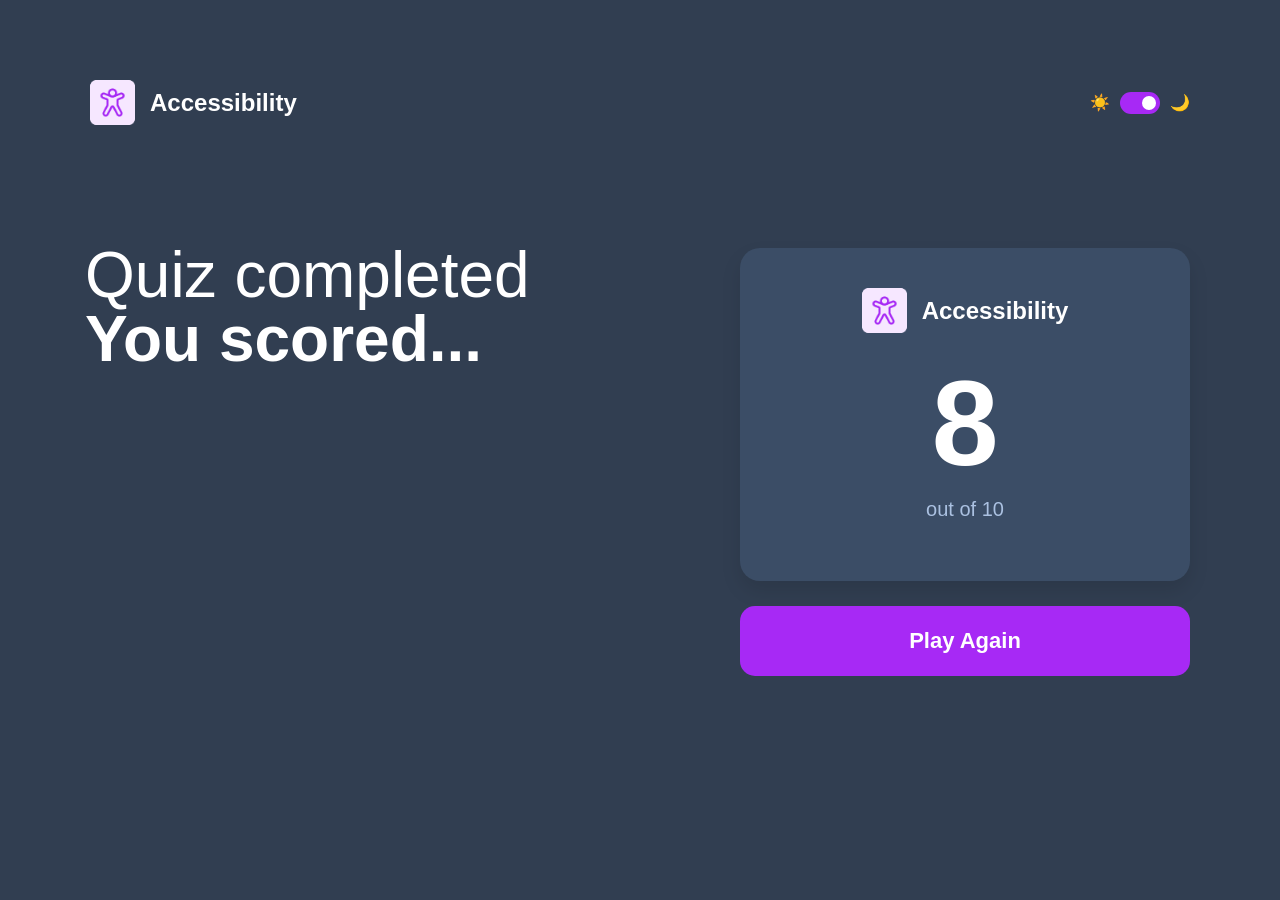
<file: quizresultat.html>
<!DOCTYPE html>
<html lang="en">
<head>
    <meta charset="UTF-8">
    <meta name="viewport" content="width=device-width, initial-scale=1.0">
    <title>Quiz page</title>
    <link rel="stylesheet" href="./quizresultat.css">
</head>
<body>
    <header class="header">
        <div class="category">
            <div class="icon-square">
                <img src="./assets/asset4.png" alt="accessibility icon">
            </div>
            Accessibility
        </div>
        <div class="theme-toggle">
            <span>☀️</span>
            <div class="toggle-track">
                <div class="toggle-ball"></div>
            </div>
            <span>🌙</span>
        </div>
    </header>

    <main class="main-content">
        <div class="text-section">
            <h1>Quiz completed <br> <span> You scored...</span></h1>
        </div>

        <div class="right-section">
            <div class="score-card">
                <div class="category">
                    <div class="icon-square">
                        <img src="./assets/asset4.png" alt="accessibility icon">
                    </div>
                    Accessibility
                </div>
                <p class="big-number">8</p>
                <p class="out-of">out of 10</p>
            </div>
            
            <button class="btn-play">Play Again</button>
        </div>
</body>
</html>
</file>
<file: quiz.css>
* {
    margin: 0;
    padding: 0;
    box-sizing: border-box;
    font-family: 'Rubik', sans-serif;
}

body {
    background-color: #313e51;
    color: white;
    width: 100%;
    overflow-x: hidden;
    overflow-y: auto;
    position: relative;
    padding: 0 clamp(20px, 8vw, 140px);
    min-height: 100vh;
}

.main-header {
    height: 224px;
    display: flex;
    justify-content: flex-end;
    align-items: center;
}

.theme-toggle {
    display: flex;
    align-items: center;
    gap: 16px;
}

.switch {
    width: 48px;
    height: 28px;
    background: #a729f5;
    border-radius: 100px;
    display: flex;
    align-items: center;
    justify-content: flex-end;
    padding: 4px;
}

.ball {
    width: 20px;
    height: 20px;
    background: white;
    border-radius: 50%;
}

.container {
    max-width: 1160px;
    width: 100%;
    height: 464px;
    display: flex;
    justify-content: space-between;
    align-items: flex-start;
    margin: 0 auto;
}
 

.hero {
    width: 50%;
}

.hero h1 {
    font-size: 64px;
    font-weight: 50;
    line-height: 100%;
    margin-bottom: 48px;
}
.hero span {
    font-weight: 900;
    
}
.hero strong {
    font-weight: 500;
    display: block;
}

.hero p {
    color: #abc1e1;
    font-style: italic;
    font-size: 20px;
}

.hero-text p {
    color :#ABC1E1;
    font-style : italic;
    font-size : 20px;
    line-height : 150%;
    font-weight : 400;
    margin-bottom : 24px
}


.menu {
    width: 564px;
    display: flex;
    flex-direction: column;
    gap: 24px;
}

.item {
    background: #3b4d66;
    padding: 20px;
    border-radius: 24px;
    display: flex;
    align-items: center;
    gap: 32px;
    cursor: pointer;
    box-shadow: 0 16px 40px rgba(49, 62, 81, 0.1);
    text-decoration: none;
    color: inherit;
}

.menu a.item {
    display: flex;
    width: 100%;
}

.box {
    width: 56px;
    height: 56px;
    border-radius: 12px;
    display: flex;
    align-items: center;
    justify-content: center;
}

.box img {
    width: 60%;
    height: 60%;
    object-fit: contain;
}

.item span {
    font-size: 28px;
    font-weight: 500;
}

.circle {
    position: absolute;
    border: 80px solid rgba(255, 255, 255, 0.03);
    border-radius: 50%;
    z-index: -1;
}

.circle-top { width: 800px; height: 800px; top: -300px; left: -250px;
color: #313e51;
}
.circle-bottom { width: 900px; height: 900px; bottom: -400px; right: -300px; 
color: #313e51;}

.html { background: #fff1e9; }
.css { background: #e0fdef; }
.js { background: #ebf0ff; }
.access { background: #f6e7ff; }


.item:hover {
    outline: 3px solid var(--purple, #a729f5);
    outline-offset: -3px; 
    transition: all 0.2s ease-in-out;
}


.item:hover .box {
    transform: scale(1.05);
    transition: transform 0.2s ease;
}

.item:active {
    transform: scale(0.98);
}

.hero-text h1 {
    font-size: 64px; 
    font-weight: 300; 
    line-height: 100%; 
    margin-bottom: 40px; 
}

.bold-text {
    font-weight: 700; 
    color: var(--text-main); 
}

.subtitle {
    color:#abc1e1; 
    font-style: italic; 
    font-size: 20px; 
    line-height: 150%;
}

@media (max-width: 1024px) {
    body {
        padding: 40px 24px;
        background-position: top center; 
    }

    .main-header {
        height: auto;
        margin-bottom: 64px;
        justify-content: flex-end;
    }
    

    .container {
        flex-direction: column; 
        align-items: flex-start;
        width: 100%;
        max-width: 640px; 
        margin: 0 auto; 
        gap: 40px;
    }

    .hero {
        width: 100%;
    }

    .hero h1 {
        font-size: 40px; 
        margin-bottom: 16px;
    }

    .hero p {
        font-size: 18px;
        margin-bottom: 24px;
    }

    .menu {
        width: 100%;
    }

    .item {
        padding: 12px;
        gap: 20px;
        border-radius: 12px;
    }

    .box {
        width: 40px;
        height: 40px;
    }

    .item span {
        font-size: 18px;
    }
}

@media (max-width: 768px) {

    body {
        padding: 32px 24px;
    }

    .main-header {
        justify-content: center;
        margin-bottom: 40px;
        height: auto;
    }

    .container {
        flex-direction: column;
        align-items: center;
        gap: 40px;
        height: auto;
    }

    .hero-text {
        text-align: center;
    }

    .hero-text h1 {
        font-size: 42px;
    }

    .menu {
        width: 100%;
        max-width: 500px;
    }

    .item {
        width: 100%;
    }
}

@media (max-width: 480px) {

    body {
        padding: 24px 16px;
    }

    .hero-text h1 {
        font-size: 32px;
        line-height: 1.2;
    }

    .subtitle {
        font-size: 16px;
    }

    .menu {
        gap: 16px;
    }

    .item {
        padding: 14px;
        gap: 16px;
        border-radius: 16px;
    }

    .box {
        width: 36px;
        height: 36px;
    }

    .item span {
        font-size: 16px;
    }

    .switch {
        width: 42px;
        height: 24px;
    }

    .ball {
        width: 16px;
        height: 16px;
    }
}

.subject-info {
    display: flex;
    align-items: center;
    gap: 16px;
}

.subject-icon {
    width: 40px;
    height: 40px;
    border-radius: 8px;
    display: flex;
    align-items: center;
    justify-content: center;
}

.subject-icon img {
    width: 60%;
}

/* -------------- */

.question {
    font-size: 28px;
    margin-bottom: 32px;
}

.item.selected {
    outline: 3px solid #a729f5;
}

.item.selected .option {
    background: #a729f5;
    color: white;
}

.item.correct {
    outline: 3px solid #2FD887;
}

.item.wrong {
    outline: 3px solid #EE5454;
}

.option {
    background: #fff;
    color: #313e51;
    padding: 10px 14px;
    border-radius: 8px;
    font-weight: bold;
}

.icon {
    margin-left: auto;
    width: 24px;
    height: 24px;
    border-radius: 50%;
    border: 2px solid transparent;
    display: flex;
    align-items: center;
    justify-content: center;
    font-size: 14px;
    font-weight: bold;
}


.item.correct .icon {
    border-color: #2FD887;
    color: #2FD887;
}

.item.correct .icon::after {
    content: "✔";
}


.item.wrong .icon {
    border-color: #EE5454;
    color: #EE5454;
}

.item.wrong .icon::after {
    content: "✖";
}

.item.wrong .icon::after {
    content: "✖";
}


.item.correct .icon {
    background: #2FD887;
}


.item.wrong .icon {
    background: #EE5454;
}

.submit-btn {
    margin-top: 24px;
    padding: 18px;
    border-radius: 16px;
    background: #a729f5;
    color: white;
    border: none;
    font-size: 18px;
    cursor: pointer;
}

.progress-container {
    width: 100%;
    max-width: 400px;
    height: 8px;
    background: #3b4d66;
    border-radius: 10px;
    margin-top: 40px;
}

.progress {
    height: 100%;
    width: 0%;
    background: #a729f5;
    border-radius: 10px;
    transition: width 0.3s ease;
    margin-top: 203px;
}

.error-message {
    margin-top: 16px;
    display: none;
    align-items: center;
    gap: 10px;
    color: white;
    font-size:24px;
    justify-content: center; 
    width: 100%;
    line-height:150%;
    font-weight: 400;
}

.error-message.show {
    display: flex;
    opacity: 1;
    transform: translateY(0);
}

.error-icon {
    width: 22px;
    height: 22px;
    border-radius: 50%;
    border: 2px solid #EE5454;
    display: flex;
    align-items: center;
    justify-content: center;
    position: relative;
}

.error-icon::after {
    content: "✖";
    color: #EE5454;
    font-size: 12px;
    font-weight: bold;
}

.main-header {
    display: flex;
    justify-content: space-between; 
    align-items: center;
    padding: 40px 140px;
    margin-left: -90px;
    margin-right: -83px;
    gap: 15px; 
}

.header-left {
    display: flex;
    align-items: center;
    gap: 16px; 
}

.icon-square {
    width: 48px;
    height: 48px;
    background-color: #f4f6fa; 
    border-radius: 8px;
    display: flex;
    justify-content: center;
    align-items: center;
}

.icon-square img {
    width: 32px; 
}

.category-name {
    color: #ffffff;
    font-size: 24px;
    font-weight: 700;
}

.theme-toggle {
    display: flex;
    align-items: center;
    gap: 12px;
}

.switch {
    width: 40px;
    height: 20px;
    background-color: #a729f5;
    border-radius: 20px;
    position: relative;
    cursor: pointer;
}

.ball {
    width: 14px;
    height: 14px;
    background: white;
    border-radius: 50%;
    position: absolute;
    top: 3px;
    right: 4px; 
}

.item.correct .option {
    background: #26d782; 
    color: white;
}

.item.wrong .option {
    background: #ee5454; 
    color: white;
}
</file>
<file: quizresultat.css>
:root {
            --bg-color: #313e51;
            --card-bg: #3b4d66;
            --purple-btn: #a729f5;
            --text-white: #ffffff;
            --text-grey: #abc1e1;
        }

        body {
            background-color: var(--bg-color);
            color: var(--text-white);
            font-family: 'Arial', sans-serif;
            margin: 0;
            padding: 40px;
            box-sizing: border-box;
            min-height: 100vh;
        }

        
        .header {
            display: flex;
            justify-content: space-between;
            align-items: center;
            margin: 40px auto;
            max-width: 1100px;
            padding: 0 20px;
            margin-top: 40px;
            gap: 20px;
        }

        .category {
            display: flex;
            align-items: center;
            gap: 15px;
            font-size: 24px;
            font-weight: bold;
        }

        .icon-square {
            width: 45px;
            height: 45px;
            background-color: #f4f6fa;
            border-radius: 8px;
        }
        .icon-square img {
            width: 100%;
            height: 100%;
            object-fit: cover;
        }

        .theme-toggle {
            display: flex;
            align-items: center;
            gap: 10px;
        }

        .toggle-track {
            width: 40px;
            height: 22px;
            background-color: var(--purple-btn);
            border-radius: 50px;
            position: relative;
        }

        .toggle-ball {
            width: 14px;
            height: 14px;
            background: white;
            border-radius: 50%;
            position: absolute;
            right: 4px;
            top: 4px;
        }

        
        .main-content {
            display: flex;
            justify-content: space-between;
            align-items: flex-start;
            max-width: 1100px;
            margin: 0 auto;
           
            margin-top: 25px;
            padding-top: 83px;
        }

        .text-section h1 {
            font-size: 64px;
            font-weight: 300;
            margin: -5px;
            line-height: 100%;
            font-style: light;
        }

        .text-section h1 span {
            display: block;
            font-weight: 600;
            font-size: 64px;
            line-height: 100%;
        }

        
        .right-section {
            width: 100%;
            max-width: 450px;
        }

        .score-card {
            background-color: var(--card-bg);
            border-radius: 20px;
            padding: 40px;
            text-align: center;
            margin-bottom: 25px;
            box-shadow: 0 10px 20px rgba(0,0,0,0.1);
        }

        .score-card .category {
            justify-content: center;
            margin-bottom: 30px;
        }

        .big-number {
            font-size: 120px;
            font-weight: bold;
            margin: 0;
            line-height: 1;
        }

        .out-of {
            color: var(--text-grey);
            font-size: 20px;
            margin-top: 15px;
        }

        
        .btn-play {
            background-color: var(--purple-btn);
            color: white;
            border: none;
            width: 100%;
            padding: 22px;
            border-radius: 15px;
            font-size: 22px;
            font-weight: bold;
            cursor: pointer;
            transition: 0.3s;
        }

        .btn-play:hover {
            opacity: 0.9;
        }

        @media (max-width: 1024px) {

    .main-content {
        flex-direction: column;
        align-items: center;
        text-align: center;
        gap: 40px;
        padding-top: 40px;
    }

    .text-section h1 {
        font-size: 40px;
    }

    .text-section h1 span {
        font-size: 40px;
    }

    .right-section {
        width: 100%;
    }

    .score-card {
        padding: 30px;
    }

    .big-number {
        font-size: 80px;
    }

    .out-of {
        font-size: 18px;
    }
}

@media (max-width: 600px) {

    body {
        padding: 20px;
    }

    .header {
        flex-direction: row;
        justify-content: space-between;
        padding: 0;
    }

    .category {
        font-size: 16px;
    }

    .icon-square {
        width: 32px;
        height: 32px;
    }

    .main-content {
        gap: 30px;
    }

    .text-section h1 {
        font-size: 28px;
    }

    .text-section h1 span {
        font-size: 28px;
    }

    .score-card {
        padding: 20px;
        border-radius: 12px;
    }

    .big-number {
        font-size: 60px;
    }

    .out-of {
        font-size: 16px;
    }

    .btn-play {
        padding: 16px;
        font-size: 18px;
        border-radius: 12px;
    }
}
</file>
